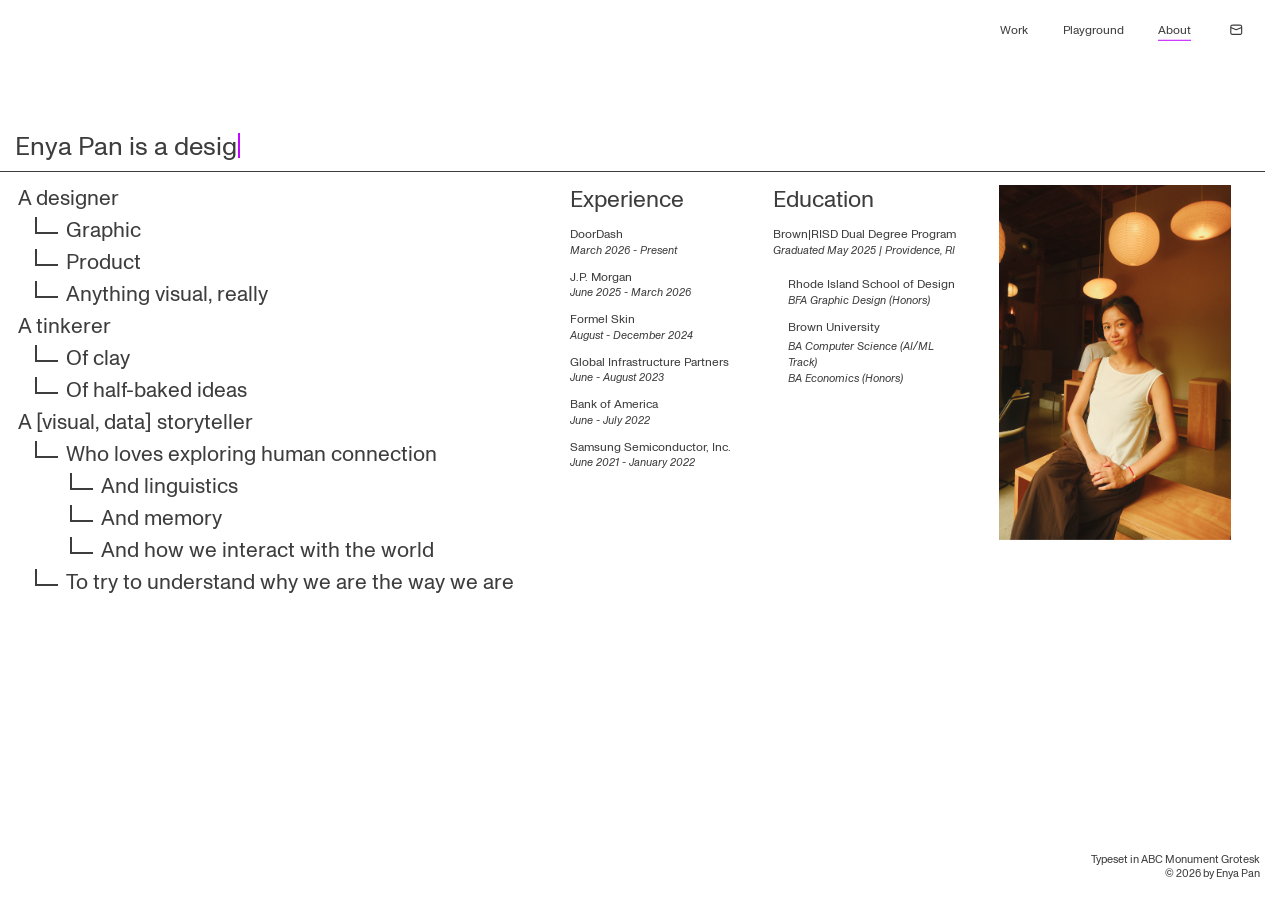
<file: about.html>
<!doctype html>
<html lang="en">
<head>
  <meta charset="utf-8">
  <meta name="viewport" content="width=device-width, initial-scale=1">
  <title>About — Enya Pan</title>
  <!-- TODO: remove before launch — keeps the GitHub Pages preview out of search results -->
  <meta name="robots" content="noindex, nofollow">
  <meta name="description" content="Enya Pan is a designer, a tinkerer and a [visual, data] storyteller.">
  <link rel="preload" href="assets/fonts/ABC%20Monument%20Grotesk%20Edu/ABCMonumentGroteskEdu-Regular.woff2" as="font" type="font/woff2" crossorigin>
  <link rel="icon" href="favicon.svg?v=2" type="image/svg+xml">
  <link rel="icon" href="favicon.png?v=2" type="image/png" sizes="66x66">
  <link rel="stylesheet" href="style.css?v=188">
</head>
<body class="page-about is-loading">
  <div class="scroller">
    <div class="stage">
      <header class="site-header">
        <a class="statement" href="#top" aria-label="Enya Pan — back to top"><span data-seg="leave">Leave a message!</span><span class="name"><span data-seg="enya"><span data-label="based in NYC&#10;alum @ Brown &amp; RISD" data-theme="green">Enya</span></span><span data-seg="pan"> <span data-label="潘, Cali-grown" data-theme="purple">Pan</span></span></span><span class="rest"><span data-seg="is"> is</span><span data-seg="a"> a</span><span data-seg="designer"> <span data-label="customer-obsessed&#10;data-driven&#10;loves easter eggs" data-theme="blue-stacked">designer</span></span><span data-seg="designer-dot">.</span><span data-seg="tinkerer"> tinkerer</span><span data-seg="tinkerer-dot">.</span><span data-seg="storyteller"> [visual, data] storyteller</span><span data-seg="storyteller-dot">.</span><span data-seg="and"> and<br class="desktop-break"></span><span data-seg="research"> research<span class="bunny-slot"><span class="bunny"><video class="bunny__video" src="assets/site/bunny_hop.mp4" autoplay muted loop playsinline disablepictureinpicture disableremoteplayback preload="auto" tabindex="-1" aria-hidden="true"></video><span class="bunny__hit bunny__hit--rabbit" data-label="rabbit" data-theme="gray"></span><span class="bunny__hit bunny__hit--hole" data-label="hole" data-theme="gray"></span></span></span></span><span data-seg="enthusiast"> enthusiast<br class="desktop-break"></span><span data-seg="who"> who</span><span data-seg="loves"> loves to play.</span></span></a>
        <nav class="nav">
          <a class="nav__work" href="./"><span>Work</span></a>
          <a class="nav__archive" href="playground"><span>Playground</span></a>
          <a class="nav__about" href="about" aria-current="page"><span>About</span></a>
          <a class="nav__messages" href="messages" aria-label="Messages" title="Messages"><span><svg class="nav__icon" viewBox="0 0 14 14" fill="none" aria-hidden="true"><path d="M0.875 4.375L7 7L13.125 4.375M3.675 12.25H10.325C11.3051 12.25 11.7951 12.25 12.1695 12.0593C12.4988 11.8915 12.7665 11.6238 12.9343 11.2945C13.125 10.9201 13.125 10.4301 13.125 9.45V4.55C13.125 3.56991 13.125 3.07986 12.9343 2.70552C12.7665 2.37623 12.4988 2.10852 12.1695 1.94074C11.7951 1.75 11.3051 1.75 10.325 1.75H3.675C2.69491 1.75 2.20486 1.75 1.83052 1.94074C1.50123 2.10852 1.23352 2.37623 1.06574 2.70552C0.875 3.07986 0.875 3.56991 0.875 4.55V9.45C0.875 10.4301 0.875 10.9201 1.06574 11.2945C1.23352 11.6238 1.50123 11.8915 1.83052 12.0593C2.20486 12.25 2.69491 12.25 3.675 12.25Z" stroke="currentColor" stroke-width="1.3125" stroke-linejoin="round"/></svg></span></a>
        </nav>
      </header>

      <!-- Figma frame "About" -->
      <main id="about" class="about">
        <ul class="about__list">
          <li>A designer</li>
          <li class="about__sub">Graphic</li>
          <li class="about__sub">Product</li>
          <li class="about__sub">Anything visual, really</li>
          <li>A tinkerer</li>
          <li class="about__sub">Of clay</li>
          <li class="about__sub">Of half-baked ideas</li>
          <li>A [visual, data] storyteller</li>
          <li class="about__sub">Who loves exploring human connection</li>
          <li class="about__sub about__sub--2">And linguistics</li>
          <li class="about__sub about__sub--2">And memory</li>
          <li class="about__sub about__sub--2">And how we interact with the world</li>
          <li class="about__sub">To try to understand why we are the way we are</li>
        </ul>

        <section class="about__col about__col--experience">
          <h2>Experience</h2>
          <dl>
            <div><dt>DoorDash</dt><dd>March 2026 - Present</dd></div>
            <div><dt>J.P. Morgan</dt><dd>June 2025 - March 2026</dd></div>
            <div><dt>Formel Skin</dt><dd>August - December 2024</dd></div>
            <div><dt>Global Infrastructure Partners</dt><dd>June - August 2023</dd></div>
            <div><dt>Bank of America</dt><dd>June - July 2022</dd></div>
            <div><dt>Samsung Semiconductor, Inc.</dt><dd>June 2021 - January 2022</dd></div>
          </dl>
        </section>

        <section class="about__col about__col--education">
          <h2>Education</h2>
          <dl>
            <div><dt>Brown|RISD Dual Degree Program</dt><dd>Graduated May 2025 | Providence, RI</dd></div>
            <div class="about__nested">
              <div><dt>Rhode Island School of Design</dt><dd>BFA Graphic Design (Honors)</dd></div>
              <div><dt>Brown University</dt><dd>BA Computer Science (AI/ML Track)<br>BA Economics (Honors)</dd></div>
            </div>
          </dl>
        </section>

        <img class="about__photo" src="assets/site/IMG_3983.png" width="261" height="400" alt="Enya Pan">
      </main>
      <p class="copyright">Typeset in ABC Monument Grotesk<br>&copy; 2026 by Enya Pan</p>
    </div>
  </div>

  <script src="dx-locked.js?v=187"></script>
  <script src="script.js?v=189"></script>
</body>
</html>
</file>
<file: style.css>
/*
  Layout is measured from the Figma file (1440 × 1024 desktop frame).
  --u is one Figma pixel scaled to the current viewport width, so the
  wireframe keeps the same proportions on any desktop size.

  --p (0 → 1) is the scroll progress of the header collapse, set by script.js.
  --a (0 → 1) is per card: 1 = the expanded (hovered) project.
*/

/* ABC Monument Grotesk (Edu license, Dinamo) — web files only */
@font-face {
  font-family: "ABC Monument Grotesk";
  src: url("assets/fonts/ABC%20Monument%20Grotesk%20Edu/ABCMonumentGroteskEdu-Regular.woff2") format("woff2");
  font-weight: 400; font-style: normal; font-display: swap;
}
@font-face {
  font-family: "ABC Monument Grotesk";
  src: url("assets/fonts/ABC%20Monument%20Grotesk%20Edu/ABCMonumentGroteskEdu-RegularItalic.woff2") format("woff2");
  font-weight: 400; font-style: italic; font-display: swap;
}
@font-face {
  font-family: "ABC Monument Grotesk";
  src: url("assets/fonts/ABC%20Monument%20Grotesk%20Edu/ABCMonumentGroteskEdu-Medium.woff2") format("woff2");
  font-weight: 500; font-style: normal; font-display: swap;
}
@font-face {
  font-family: "ABC Monument Grotesk";
  src: url("assets/fonts/ABC%20Monument%20Grotesk%20Edu/ABCMonumentGroteskEdu-MediumItalic.woff2") format("woff2");
  font-weight: 500; font-style: italic; font-display: swap;
}
@font-face {
  font-family: "ABC Monument Grotesk";
  src: url("assets/fonts/ABC%20Monument%20Grotesk%20Edu/ABCMonumentGroteskEdu-Bold.woff2") format("woff2");
  font-weight: 700; font-style: normal; font-display: swap;
}
@font-face {
  font-family: "ABC Monument Grotesk";
  src: url("assets/fonts/ABC%20Monument%20Grotesk%20Edu/ABCMonumentGroteskEdu-BoldItalic.woff2") format("woff2");
  font-weight: 700; font-style: italic; font-display: swap;
}

/* --even (0 → 1) is on .projects: 1 = no project open, so all five share the width equally */
@property --even {
  syntax: "<number>";
  inherits: true;
  initial-value: 0;
}

@property --a {
  syntax: "<number>";
  inherits: true;
  initial-value: 0;
}

:root {
  --u: calc(100vw / 1440);
  --p: 0;

  --ink: #3d3d3d;      /* all text */
  --paper: #fff;
  --rule: #3d3d3d;     /* header line */
  --media: #d9d9d9;   /* image / video placeholder */
  --text-box: #f2f2f2; /* text placeholder */
  --guide: red;

  --font: "ABC Monument Grotesk", "Helvetica Neue", Helvetica, Arial, sans-serif;

  /* Figma measurements: start (p = 0) → collapsed header (p = 1) */
  --margin: calc(15 * var(--u));                        /* page side margin (was 30 in Figma) */
  --gap: calc((10 - 5 * var(--p)) * var(--u));          /* 10 → 5   */
  --card-min: calc((155 - 95 * var(--p)) * var(--u));   /* 155 → 60 */
  --media-open: 0.656;                                  /* 323/492 and 621/947 */
  --media-closed: calc(0.656 - 0.472 * var(--p));       /* 0.656 → 0.184 */

  --ease: cubic-bezier(0.65, 0, 0.35, 1);

  /* Smallest card text (narrow cards): 8px at the top → 3pt once scrolled, with 4pt line spacing */
  --text-min: calc(8px - 4px * var(--p));        /* 8px → 3pt (4px) */
  --lh-min: calc(var(--text-min) * 1.3333);      /* → 4pt (5.333px) at 3pt */
  --dur: 0.7s;
}

* { box-sizing: border-box; }

/* room for a scrollbar on every page (when one shows), so the header doesn't shift between
   pages that scroll (Work, Playground) and ones that don't (About, Messages) */
html { scrollbar-gutter: stable; }

html, body {
  margin: 0;
  background: var(--paper);
  color: var(--ink);
  font-family: var(--font);
  -webkit-font-smoothing: antialiased;
}

a { color: inherit; text-decoration: none; }

/* ---------- scroll + sticky stage ---------- */

.scroller {
  /* script.js sets --collapse-distance: the scroll it takes to shrink the header */
  height: calc(100vh + var(--collapse-distance, 455px));
}

.stage {
  position: sticky;
  top: 0;
  height: 100vh;
  overflow: hidden;
}

/* ---------- header ---------- */

.site-header {
  position: absolute;
  inset: 0 0 auto 0;
  height: var(--header-h, 523px);
  border-bottom: 1px solid var(--rule);
  background: var(--paper);
  overflow: hidden;
}

.statement {
  position: absolute;
  left: calc(var(--margin) + 2 * var(--u));
  top: var(--statement-top, 283px);
  width: calc(853 * var(--u));
  margin: 0;
  font-size: calc((64 - 34 * var(--p)) * var(--u));     /* 64 → 30 */
  line-height: 1.094;                                   /* 70 / 64 */
  font-weight: 400;
}

.statement .rest {
  opacity: clamp(0, 1 - var(--p) * 2.2, 1);
}

/* The bunny is taller than a line of text, so it sits in a zero-height slot
   that only reserves its width, and is drawn over the text. Line spacing
   stays even across all three lines. */
.bunny-slot {
  display: inline-block;
  position: relative;
  width: 2.815em;          /* width of the drawn bunny */
  height: 0;               /* adds nothing to the line height */
  margin: 0 -0.2em 0 0.078125em; /* at 64px text: 5px after "research"; "enthusiast" pulled in 16px */
}

/* bunny_hop.mp4 (1074 × 486) has white space around the drawing (drawing ≈ x 40–1032, y 62–445).
   Sized so the drawing is 1.085em tall (79% of the original 1.37em),
   vertically centered where the old SVG sat. */
.bunny {
  position: absolute;
  display: block;
  left: -0.113em;          /* 40px of white space on the left */
  bottom: -0.393em;        /* drawing bottom 0.28em below the baseline, plus 41px of white space */
  height: 1.376em;         /* 486 / 383 × 1.085em */
  aspect-ratio: 1074 / 486;
}

.bunny__video {
  display: block;
  width: 100%;
  height: 100%;
  mix-blend-mode: multiply; /* white video background disappears into the page */
  opacity: 0.75;
  pointer-events: none;    /* not clickable, no play / pause */
}

.bunny__video::-webkit-media-controls,
.bunny__video::-webkit-media-controls-start-playback-button { display: none !important; }

/* Invisible hover areas, in % of the video frame (1074 × 486), measured from the animation */
.bunny__hit { position: absolute; }
.bunny__hit--rabbit { left: 3.63%; top: 8.64%; width: 67.13%; height: 83.33%; }   /* x 39–760, y 42–447 */
.bunny__hit--hole   { left: 70.95%; top: 61.73%; width: 25.14%; height: 29.63%; } /* x 762–1032, y 300–444 */

/* Hover label (rabbit, hole, "Enya", "Pan"), positioned at the cursor by script.js */
.hover-label {
  position: fixed;
  z-index: 10;
  top: 0;
  left: 0;
  padding: 1px 5px;
  font-family: var(--font);
  font-size: 7pt;            /* 2pt smaller than the original 9pt */
  line-height: 1.3;
  border: 1px solid;
  white-space: pre;        /* keeps line breaks in data-label */
  pointer-events: none;
  visibility: hidden;
}

.hover-label--gray  { color: #767885; background: #e9eaf0; border-color: #767885; } /* rabbit, hole */
.hover-label--green  { color: #5e9900; background: #d8f184; border-color: #5e9900; line-height: 7pt; padding-block: 2px; } /* "Enya" (+1px top/bottom) */
.hover-label--blue-stacked { color: #0062ff; background: #d8e7ff; border-color: #0062ff; line-height: 7pt; padding-block: 2px; } /* "designer" */
.hover-label--purple { color: #c107ff; background: #faebff; border-color: #c107ff; line-height: 7pt; padding-block: 2px; } /* "Pan" (+1px top/bottom) */

.hover-label.is-visible { visibility: visible; }

/* ---------- cursor ----------
   The usual cursor, except over a project's cover (and the Archive film), where big purple text
   takes its place (.text-cursor, placed by script.js; Figma frame "cursor-hover"). */
@media (hover: hover) and (pointer: fine) {
  body.has-text-cursor, body.has-text-cursor * { cursor: none !important; }
}

.text-cursor {
  position: fixed;
  z-index: 11;
  top: 0;
  left: 0;
  font-family: var(--font);
  font-size: 40px;
  line-height: 30px;
  color: #c107ff;
  white-space: pre;
  pointer-events: none;
  visibility: hidden;
}
body.has-text-cursor .text-cursor { visibility: visible; }
/* each colour has a lighter one for when what's under the cursor is dark (.is-on-dark, set in script.js) */
.text-cursor.is-on-dark { color: #f0c2ff; }
.text-cursor[data-kind="play"],
.text-cursor[data-kind="pause"] { color: #94d132; }
.text-cursor.is-on-dark[data-kind="play"],
.text-cursor.is-on-dark[data-kind="pause"] { color: #e1f1ab; }
.text-cursor[data-kind="click"] { color: #0062ff; }
.text-cursor.is-on-dark[data-kind="click"] { color: #bbd5ff; }

/* Figma: 14px links centred at x 1211.5 / 1288 / 1367; the current page is 20px. The boxes touch
   (1173.5 → 1407.5), each centred on its link. All three sit on one baseline; the row is centred
   on the middle of "Enya Pan" in the scrolled-down Work header (y 33.5), and sits there on every page. */
.nav {
  position: absolute;
  top: calc(33.5 * var(--u));
  right: calc(25 * var(--u));     /* the mail icon's right edge, x 1415 (Figma) */
  transform: translateY(-50%);
  display: flex;
  align-items: baseline;
  font-size: max(12px, calc(14 * var(--u)));
}

.nav a { text-align: center; line-height: normal; }
.nav__work    { width: calc(76 * var(--u)); }
.nav__archive  { width: calc(102 * var(--u)); } /* "Playground" */
.nav__about    { width: calc(81 * var(--u)); }
/* the "mail" icon (Figma, 14 × 14) at the end of the row, x 1401–1415, set apart from the words:
   about 44 between "About" and the icon (Figma has 21) */
.nav__messages { margin-left: calc(22.5 * var(--u)); color: inherit; }
.nav__icon {
  display: block;
  width: max(12px, calc(14 * var(--u)));
  height: max(12px, calc(14 * var(--u)));
  transform: translateY(calc(2 * var(--u)));   /* sits on the baseline like the words, centred on them */
  transition: opacity 0.15s;
}
.nav__messages:hover .nav__icon { opacity: 0.6; }

/* The current page keeps its size and place, underlined in purple (#c107ff) */
.nav a span { display: inline-block; position: relative; }
.nav a[aria-current="page"] span::after {
  content: "";
  position: absolute;
  left: 0;
  right: 0;
  bottom: -3px;
  height: 1.5px;
  background: #c107ff;
}
/* the envelope's box ends 4px above the words' (it sits on their baseline): its line drops to theirs */
.nav a.nav__messages[aria-current="page"] span::after { bottom: calc(-3px - 4 * var(--u)); }

/* ---------- projects (accordion) ---------- */

.projects {
  position: absolute;
  top: var(--header-h, 523px);
  bottom: calc(10 * var(--u));
  left: var(--margin);
  right: var(--margin);
  display: flex;
  gap: var(--gap);
  --even: 0;
  transition: --even var(--dur) var(--ease);
}

.projects.is-even { --even: 1; }

.card {
  --a: 0;
  flex: calc(var(--a) + var(--even)) 0 var(--card-min);
  min-width: 0;
  display: flex;
  flex-direction: column;
  container-type: inline-size;
  transition: --a var(--dur) var(--ease);
  outline-offset: 4px;

  /* Height of the main image (thumbnail):
     - narrow card: a share of the card's height (--media-closed), +30px at the top of the page
       so it matches the open card's thumbnail
     - open card at the top of the page: 65.6% of the card's height (Figma top frame) + 30px
     - open card once scrolled: locked to the Figma shape 1150 × 621 (54cqi = 54% of the card's width),
       so the thumbnail is never cropped, whatever the window's proportions
       (a project can set its own shape with --open-media, e.g. Machine Orthography's side-by-side pair) */
  --media-h: calc(
    (1 - var(--a)) * (var(--media-closed) * 100% + (1 - var(--p)) * 30px)
    + var(--a) * ((1 - var(--p)) * (var(--media-open) * 100% + 30px) + var(--p) * var(--open-media, 54cqi))
  );

  /* each card scrolls on its own, but only once the header has collapsed */
  overflow-y: hidden;
  scrollbar-width: none;
}

.card::-webkit-scrollbar { display: none; }

body.is-collapsed .card { overflow-y: auto; }

.card.is-open { --a: 1; }

.card__media {
  flex: none;
  height: var(--media-h);
  background: var(--media);
  overflow: hidden;
  position: relative;
}

.card__media img,
.card__media video {
  width: 100%;
  height: 100%;
  object-fit: cover;
  display: block;
}

/* Two images side by side as the thumbnail (Archive: Machine Orthography) */
.media-pair {
  display: grid;
  grid-template-columns: 1fr 1fr;
  gap: 0.435cqi;              /* 5px at 1150 */
  height: 100%;
}

/* Samsung thumbnail (Figma "samsung" frame): the video sits on the frame's pale background,
   877 × 659 at x 137, y -50 of the 1150 × 621 cover. That cover fills the box like object-fit: cover,
   so k = the larger of width / 1150 and height / 621. */
.card__media:has(.media--samsung) { background: #f3f4fa; }
.card__media .media--samsung {
  position: absolute;
  left: 50%;
  top: 50%;
  width: auto;
  height: max(57.304cqi, 106.12%);   /* 659k */
  aspect-ratio: 1460 / 1096;
  transform: translate(-50%, -54.7%);  /* top = cover centre − (310.5 + 50)k */
  object-fit: fill;
}

.card__media .placeholder-label {
  position: absolute;
  left: 10px;
  bottom: 8px;
  font-size: clamp(var(--text-min), 7.1cqi, 11px);
  color: #8a8a8a;
  white-space: nowrap;
}

.card__info {
  /* fills the rest of the visible card; extra content scrolls in below */
  flex: none;
  height: max(0px, calc(100% - var(--media-h) - 15 * var(--u)));
  margin-top: calc(15 * var(--u));
  display: grid;
  grid-template-columns: 1fr;
  gap: calc(12 * var(--u));
  overflow: hidden;
  transition: opacity 0.3s;
}

/* Text placeholders: light gray boxes, as in the Figma draft */
.text-box {
  background: var(--text-box);
  padding: clamp(3px, 6.5cqi, 10px);
  min-width: 0;
  overflow: hidden;
  hyphens: none;           /* words wrap whole, never split or hyphenated */
  font-size: clamp(var(--text-min), 8.4cqi, 13px);
  line-height: clamp(var(--lh-min), 11.32cqi, 17.55px);  /* 1.35 × 13 */
}

.text-box h2 {
  margin: 0 0 6px;
  font-size: clamp(var(--text-min), 11cqi, 17px);
  font-weight: 400;
  line-height: clamp(var(--lh-min), 12.06cqi, 18.7px);   /* 1.1 × 17 */
}

.text-box p { margin: 0; }
.text-box .label { color: #8a8a8a; font-size: clamp(var(--text-min), 7.1cqi, 11px); line-height: clamp(var(--lh-min), 9.58cqi, 14.85px); margin-bottom: 4px; }

/* Only the summary box shows while a card is narrow */
.text-box--meta { display: none; }

/* Expanded card at the starting header: summary sits in the left ~72% (491 / 680) */
@container (min-width: 420px) {
  .card__info { grid-template-columns: 491fr 189fr; }
}

/* Expanded card once the header has collapsed: three boxes (640 / 225 / 225) */
@container (min-width: 900px) {
  .card__info { grid-template-columns: 640fr 225fr 225fr; }
  .text-box--meta { display: block; }
}

/* ---------- scrollable project content (lorem placeholders for now) ---------- */

.card__more {
  flex: none;
  display: grid;
  gap: calc(12 * var(--u));
  margin-top: calc(12 * var(--u));
  padding-bottom: calc(12 * var(--u));
  transition: opacity 0.3s;
}

.card__more .text-box p + p { margin-top: 0.8em; }

.more__media {
  background: var(--media);
  aspect-ratio: 16 / 9;
  position: relative;
}

.more__media--tall { aspect-ratio: 4 / 5; }

.more__media .placeholder-label {
  position: absolute;
  left: 10px;
  bottom: 8px;
  font-size: clamp(var(--text-min), 7.1cqi, 11px);
  color: #8a8a8a;
  white-space: nowrap;
}

.more__row {
  display: grid;
  grid-template-columns: 1fr;
  gap: calc(12 * var(--u));
}

@container (min-width: 420px) {
  .more__row { grid-template-columns: 1fr 1fr; }
}

/* ---------- project with real content (in-case-of-loss) ----------
   Measured from the Figma frame "in-case-of-loss" (1150px wide = the open card on the scrolled page).
   Sizes scale with the card's width (cqi = 1% of it), never below 8px. */

.card--case .card__info.case {
  display: flex;
  flex-direction: column;
  height: auto;                         /* text flows on; the card scrolls */
  overflow: visible;
  margin-top: clamp(4px, 2.17cqi, 25px);
  gap: clamp(3px, 2.087cqi, 24px);
}

.case__overview,
.case__text {
  display: grid;
  grid-template-columns: 1fr;
  gap: clamp(3px, 2.087cqi, 24px);
  padding-inline: 1.739cqi;             /* 20px left / right at 1150 (images stay full width) */
}

@container (min-width: 700px) {
  /* inside the 20px padding: title 702 | Timeline 130 (starts at 722) | Scope 278 (starts at 852) */
  .case__overview { grid-template-columns: 702fr 130fr 278fr; gap: 0; align-items: end; }
  /* statement 648 (+54 space) | RISD DP 403 starting at 722, lined up with Timeline (+5 space) */
  .case__text     { grid-template-columns: 702fr 408fr; gap: 0; }
  .case__statement { padding-right: 4.696cqi; }
  .case__context   { padding-right: 0.435cqi; }
}

/* Archive: the text under the title, in columns (widths, gaps and the space down to the images
   in Figma px, --s = 1px at 1150) */
.case__notes {
  --s: 0.08696cqi;
  display: grid;
  gap: calc(4 * var(--s));
  padding-inline: 1.739cqi;
  margin-bottom: calc((var(--after) - 24) * var(--s));   /* the images already sit 24 below */
}
.case__notes-cols { display: flex; align-items: flex-start; gap: calc(var(--gap) * var(--s)); }
.case__note {
  flex: none;
  width: calc(var(--w) * var(--s));
  display: grid;
  gap: calc(4 * var(--s));
}
.case__note[style*="--before"] { margin-left: calc((var(--before) - var(--gap)) * var(--s)); }
.case__link { text-decoration: underline; text-underline-offset: 0.15em; cursor: pointer; }

body:not(.is-collapsed) .card--case .case__notes,
.card:not(.is-open) .case__notes { display: none; }

/* Archive: the timeline sits at the right, from x 988 */
@container (min-width: 700px) {
  .page-archive .card .case__overview { grid-template-columns: 968fr 142fr; align-items: start; }
}

/* Archive covers placed like their Figma crop, in the open card */
.card.is-open .card__media img.media--crop {
  position: absolute;
  left: var(--l);
  top: var(--t);
  width: var(--w);
  height: var(--h);
  transform-origin: 0 0;
  transform: rotate(var(--r));
  object-fit: fill;
}

/* "RISD GRAPHIC DESIGN DEGREE PROJECT" sits just above the title (Figma: -4px gap) */
.case__heading .case__label { margin: 0 0 calc(-1 * clamp(1px, 0.348cqi, 4px)); }

.case__title {
  margin: 0;
  /* top of page: 16pt / 24px open, 14pt / 20px narrow → scrolled: Figma 26px, shrinking with the card */
  font-size: calc((1 - var(--p)) * (18.667px + var(--a) * 2.667px) + var(--p) * clamp(var(--text-min), 2.261cqi, 26px));
  line-height: calc((1 - var(--p)) * (20px + var(--a) * 4px) + var(--p) * clamp(var(--lh-min), 2.783cqi, 32px));
  font-weight: 400;
}

.case__label {
  margin: 0 0 clamp(1px, 0.35cqi, 4px);
  /* top of page: 12px open (same as the full project view) / 6px narrow → scrolled: Figma 12px, shrinking with the card */
  font-size: calc((1 - var(--p)) * 6px * (1 + var(--a)) + var(--p) * clamp(var(--text-min), 1.043cqi, 12px));
  line-height: calc((1 - var(--p)) * 10px * (1 + var(--a)) + var(--p) * clamp(var(--lh-min), 1.739cqi, 20px));
  text-transform: uppercase;
}

.case__value {
  margin: 0;
  /* top of page: 12pt / 22.333px open, 7pt narrow → scrolled: Figma 16px, shrinking with the card */
  font-size: calc((1 - var(--p)) * (9.333px + var(--a) * 6.667px) + var(--p) * clamp(var(--text-min), 1.391cqi, 16px));
  line-height: calc((1 - var(--p)) * (11.667px + var(--a) * 10.667px) + var(--p) * clamp(var(--lh-min), 1.739cqi, 20px));
}

/* Top of the page: only the name, timeline and scope. The statement, DP text and images
   appear once the header has collapsed into the full project view. */
body:not(.is-collapsed) .card--case .case__text,
body:not(.is-collapsed) .card--case .case__assets,
body:not(.is-collapsed) .card--case .dx,
body:not(.is-collapsed) .card--case .sx { display: none; }

/* Top of the page: name, timeline and scope line up along their top edge */
body:not(.is-collapsed) .card--case .case__overview { align-items: start; }

/* "What is loss if not an absence?" — home page (top) view only.
   Open: same as the artist statement body (14px / 20px). Narrow: 8pt (10.667px). */
.case__tagline {
  margin: 0;
  font-size: calc(10.667px + var(--a) * 3.333px);
  line-height: calc(15.238px + var(--a) * 4.762px);
}

body.is-collapsed .case__tagline { display: none; }
.card:not(.is-open) .case__tagline { display: none; } /* only on the hovered project */

/* open card: tagline sits under the title, in the title's column */
@container (min-width: 700px) {
  .case__heading { grid-column: 1; grid-row: 1; }
  .case__tagline { grid-column: 1; grid-row: 2; margin-top: 8px; }
  body:not(.is-collapsed) .card--case .case__meta { grid-row: 1 / span 2; } /* so the title's row is only as tall as the title */
}

/* Narrow card at the top of the page:
   title, the tagline 5px below it, then timeline and scope 10px below that */
@container (max-width: 699px) {
  body:not(.is-collapsed) .card--case .case__overview {
    display: flex;
    flex-direction: column;
    gap: 0;
  }
  body:not(.is-collapsed) .card--case .case__heading { order: 1; }
  body:not(.is-collapsed) .card--case .case__tagline { order: 2; margin-top: 5px; }
  body:not(.is-collapsed) .card--case .case__meta { order: 3; }
  body:not(.is-collapsed) .card--case .case__heading + .case__meta { margin-top: 10px; }
  body:not(.is-collapsed) .card--case .case__meta + .case__meta { margin-top: 8px; }
}

.case__body {
  margin: 0;
  font-size: clamp(var(--text-min), 1.217cqi, 14px);
  line-height: clamp(var(--lh-min), 1.739cqi, 20px);
  hyphens: none;           /* words wrap whole, never split or hyphenated */
}

.case__body + .case__body { margin-top: clamp(var(--lh-min), 1.739cqi, 20px); } /* one blank line between paragraphs */

/* Text + image collage layout (mkwrl): 20 | text 545 | 40 | collage 531 | 14 empty.
   Collage: two stacked images (241 wide, 10 apart) and a tall image (267), 16 apart, bottom-aligned,
   sitting 83px lower than the text's top edge. */
@container (min-width: 700px) {
  .case--collage .case__text { grid-template-columns: 545fr 531fr; gap: 3.478cqi; padding-right: 1.217cqi; } /* 20 | 545 | 40 | 531 | 14 */
  .case--collage .case__statement { padding-right: 0; }
  .case--collage .case__collage { padding-top: 7.217cqi; }
}

.case__collage {
  display: flex;
  align-items: flex-end;
  gap: 3.013%;                          /* 16 / 531 */
}

.case__collage-stack {
  display: flex;
  flex-direction: column;
  gap: 0.87cqi;                         /* 10px at 1150 */
  width: 45.39%;                        /* 241 / 531 */
}

.case__collage-stack .case__collage-img { aspect-ratio: 241 / 141; }

.case__collage > .case__collage-img {
  width: 50.28%;                        /* 267 / 531 */
  aspect-ratio: 267 / 338;
}

.case__collage-img {
  display: block;
  width: 100%;
  height: auto;
  object-fit: cover;
  background: var(--media);
  pointer-events: none;
}

/* extra space after the artist statement, before the assets (50px at 1150 wide) */
.case__text { margin-bottom: clamp(4px, 4.348cqi, 50px); }

/* "assets go here": 01 → 20, stacked with no gap */
.case__assets {
  display: flex;
  flex-direction: column;
  margin-top: clamp(3px, 2.087cqi, 24px);
  padding-bottom: calc(12 * var(--u));
}

.case__asset {
  display: block;
  width: 100%;
  height: auto;                         /* width / height attributes keep the aspect ratio */
  background: var(--media);             /* gray until the file loads */
  pointer-events: none;
}

/* Buttons in a project (Archive): same look as the header's "Scroll to view" */
.case__cue {
  display: flex;
  align-items: center;
  gap: 6px;
  padding: 0 5px;
  border: 1px solid #3d3d3d;
  border-radius: 4px;
  background: none;
  color: #3d3d3d;
  font: inherit;
  font-size: 12px;
  line-height: 20px;
  text-transform: uppercase;
  cursor: pointer;
}

.case__cue svg { flex: none; }

/* "Scroll to view": next to the title, 16px after it */
.case__title-row { display: flex; align-items: center; gap: calc(16 * 0.08696cqi); }
.card:not(.is-open) .case__scroll,
body:not(.is-collapsed) .case__scroll { display: none; }   /* the film shows only once scrolled down */

/* A video the viewer plays: Mute above its right corner, and the cursor reads "Play" over it */
.case__player { position: relative; }

.case__player-bar {
  display: flex;
  justify-content: flex-end;
  gap: 8px;
  padding: 0 1.739cqi 8px 0;  /* above the film, 20px in from its right edge (Figma) */
}

/* a played video of a set height (Figma px), centered; Mute stays 20px in from the film's right edge */
.case__player--fit .case__player-video {
  display: block;
  height: calc(var(--fit-h) * 0.08696cqi);
  width: auto;
  max-width: 100%;
  margin: 0 auto;
  object-fit: contain;
  background: none;
}
.case__player--fit .case__player-bar {
  padding-right: calc((100cqi - var(--fit-h) * var(--ar) * 0.08696cqi) / 2 + 1.739cqi);
}

/* a caption row under a played video (Figma: 10px / 20px padding) */
.case__player .case__caption { margin: 0; padding: 0.87cqi 1.739cqi; }

/* A video still loading: its tiny poster frame, blurred (see "blurred preview" in script.js).
   clip-path keeps the blur inside the video's box. */
video, img { transition: filter 0.4s; }
video.is-preview,
img.is-preview {
  filter: blur(16px);
  clip-path: inset(0);
}
img.is-preview { background: center / cover no-repeat; } /* the tiny copy (set in script.js) */

/* ---------- project with its own layout (dx-app) ----------
   Measured from the Figma frame "dx-app" (1150 wide). --s is 1px at 1150 and scales with the card;
   text never goes below --text-min / --lh-min and never above its Figma size. */

.case--body { --s: 0.08696cqi; }
.card--case .case--body {
  gap: calc(28 * var(--s));             /* bottom of the 2-line Scope → Context (40 below the title) */
}

@container (min-width: 700px) {
  /* inside the 20px padding: title 625 | Timeline 141 (starts at 645) | Scope 344 (starts at 786) */
  .case--body .case__overview { grid-template-columns: 625fr 141fr 344fr; }
  body.is-collapsed .case--body .case__overview { align-items: start; }
}

/* Project 1's password box, until it's unlocked */
.dx-lock {
  display: flex;
  flex-direction: column;
  gap: calc(8 * var(--s));
}
.dx-lock__row { display: flex; align-items: center; gap: calc(8 * var(--s)); margin-top: calc(8 * var(--s)); }
.dx-lock__input {
  font: inherit;
  color: #3d3d3d;
  border: 1px solid #3d3d3d;
  border-radius: 4px;
  padding: calc(6 * var(--s)) calc(10 * var(--s));
}
.dx-lock__field { position: relative; display: flex; }
.dx-lock__input { width: calc(260 * var(--s)); min-width: 0; background: none; padding-right: calc(10 * var(--s) + 24px); }
/* eye icon inside the field: open = password hidden (click to show), closed = shown */
.dx-lock__eye {
  position: absolute;
  top: 0;
  right: 0;
  bottom: 0;
  width: calc(10 * var(--s) + 22px);
  display: grid;
  place-items: center;
  padding: 0;
  border: 0;
  background: none;
  color: #3d3d3d;
  cursor: pointer;
}
.dx-lock__eye svg { width: 16px; height: 16px; fill: none; stroke: currentColor; stroke-linecap: round; stroke-linejoin: round; }
.dx-lock__eye[aria-pressed="false"] .dx-lock__eye-closed,
.dx-lock__eye[aria-pressed="true"] .dx-lock__eye-open { display: none; }
.dx-lock__input:focus { outline: 2px solid #0062ff; outline-offset: 1px; }
/* same look as the "Scroll to view" button in the header */
.dx-lock__button {
  flex: none;
  padding: 0 5px;
  border: 1px solid #3d3d3d;
  border-radius: 4px;
  background: none;
  color: #3d3d3d;
  font: inherit;
  font-size: 12px;
  line-height: 20px;
  text-transform: uppercase;
  cursor: pointer;
}
.dx-lock__button:disabled { opacity: 0.5; cursor: progress; }
.dx-lock__error { color: #e5291e; }

.dx {
  --t12: clamp(var(--text-min), calc(12 * var(--s)), 12px);
  --t14: clamp(var(--text-min), calc(14 * var(--s)), 14px);
  --t16: clamp(var(--text-min), calc(16 * var(--s)), 16px);
  --t18: clamp(var(--text-min), calc(18 * var(--s)), 18px);
  --t20: clamp(var(--text-min), calc(20 * var(--s)), 20px);
  --t24: clamp(var(--text-min), calc(24 * var(--s)), 24px);
  --l18: clamp(var(--lh-min), calc(18 * var(--s)), 18px);
  --l20: clamp(var(--lh-min), calc(20 * var(--s)), 20px);
  --t46: clamp(var(--text-min), calc(46 * var(--s)), 46px);
  --l22: clamp(var(--lh-min), calc(22 * var(--s)), 22px);
  --l24: clamp(var(--lh-min), calc(24 * var(--s)), 24px);
  --l30: clamp(var(--lh-min), calc(30 * var(--s)), 30px);
  --l46: clamp(var(--lh-min), calc(46 * var(--s)), 46px);
  --red: #e91401;    --red-bg: rgba(231, 21, 1, 0.09);
  --teal: #47a294;   --teal-bg: #e5f6f7;
  --purple: #a84fc5; --purple-bg: #faebff;
  --gray-bg: #e9eaf0;
  --cyan-bg: #ebfbfc;

  display: flex;
  flex-direction: column;
  gap: calc(40 * var(--s));
  padding: 0 calc(20 * var(--s)) calc(66 * var(--s));   /* 66px of space after Takeaways */
  font-size: var(--t14);
  line-height: var(--l20);
  hyphens: none;
  overflow-x: clip;                     /* in a narrow card, words too long for their box are cut, never split */
}

.dx * { min-width: 0; }

:where(.dx) :where(p, h3, ul) { margin: 0; } /* no specificity, so the spacing rules below win */
.dx strong { font-weight: 500; }
.dx .case__label { margin: 0; }

/* the thin rule above each section (1005 wide); the 40px gaps either side come from .dx */
.dx-rule { width: 90.54%; margin: 0; border: 0; border-top: 1px solid #d9d9d9; }

/* label, then text, 4px apart */
.dx-stack { display: flex; flex-direction: column; }
.dx-stack > :where(* + *) { margin-top: calc(4 * var(--s)); }
.dx-wide { max-width: 90.72%; }        /* 1007 / 1110 */

.dx-lead { font-size: var(--t18); line-height: var(--l22); }
.dx-heading { font-size: var(--t24); line-height: var(--l30); font-weight: 400; }
.dx-heading--num { padding-left: calc(8 * var(--s)); }   /* "1. Demand Heat Maps": a numbered list in Figma */
.dx-overview { max-width: 58.65%; }   /* 651 / 1110 */
.dx-text p + p, .dx-caption p + p, .dx-after-blank { margin-top: 1lh; } /* one blank line */

/* The Problem (1005 wide) */
.dx-problem { max-width: 90.54%; }

/* numbered boxes: a big number, then the text */
.dx-num-box {
  display: flex;
  gap: calc(24 * var(--s));
  padding: calc(10 * var(--s)) calc(16 * var(--s));
}
.dx-num { flex: none; font-size: var(--t46); line-height: var(--l46); }
.dx-num-box .dx-lead + p { margin-top: calc(6 * var(--s)); }

/* the two ways Dashers lose an offer, 24 apart, 50 in from each side */
.dx-pair { display: grid; grid-template-columns: repeat(2, minmax(0, 1fr)); gap: calc(24 * var(--s)); padding: calc(10 * var(--s)) calc(50 * var(--s)); }
.dx-pair .dx-num-box p { font-size: var(--t18); line-height: var(--l24); }
.dx-trio { display: grid; grid-template-columns: repeat(3, minmax(0, 1fr)); gap: calc(16 * var(--s)); }
.dx-stack > .dx-trio { margin-top: calc(14 * var(--s)); }
/* an arrow under the middle of each box */
.dx-arrows { display: grid; grid-template-columns: repeat(3, minmax(0, 1fr)); column-gap: calc(16 * var(--s)); justify-items: center; padding-block: calc(4 * var(--s)); }
.dx-arrows svg { display: block; width: calc(16 * var(--s)); height: calc(16 * var(--s)); }

.dx-tint {
  display: flex;
  flex-direction: column;
  gap: calc(4 * var(--s));
  padding: calc(10 * var(--s)) calc(16 * var(--s));
  border-radius: calc(4 * var(--s));
}
.dx-tint--red    { background: var(--red-bg);    --tint: var(--red); }
.dx-tint--teal   { background: var(--teal-bg);   --tint: var(--teal); }
.dx-tint--purple { background: var(--purple-bg); --tint: var(--purple); }
.dx-tint__title  { font-weight: 500; font-size: var(--t12); line-height: var(--l20); text-transform: uppercase; color: var(--tint); }

.dx-outline {
  padding: calc(10 * var(--s)) calc(16 * var(--s));
  border: 1px solid var(--ink);
  border-radius: calc(4 * var(--s));
}

/* The Opportunity: a grey box (24 / 16 padding), then 24 below, Our Goal | Guardrail (503 each, 99 tall) */
.dx-opportunity { display: flex; flex-direction: column; gap: calc(24 * var(--s)); max-width: 90.54%; }
.dx-callout {
  display: flex;
  flex-direction: column;
  gap: calc(10 * var(--s));
  padding: calc(24 * var(--s)) calc(16 * var(--s));
  background: var(--gray-bg);
  border-radius: calc(4 * var(--s));
}
.dx-goals { display: grid; grid-template-columns: repeat(2, minmax(0, 1fr)); align-items: start; min-height: calc(99 * var(--s)); }
.dx-goals > :first-child { padding-right: calc(40 * var(--s)); }

.dx-principles { display: grid; grid-template-columns: repeat(3, minmax(0, 1fr)); gap: calc(10 * var(--s)); }
.dx-stack > .dx-principles { margin-top: calc(24 * var(--s)); }

/* six phones on a pale cyan band */
.dx-strip {
  display: flex;
  justify-content: center;
  gap: calc(20 * var(--s));
  padding: calc(36 * var(--s)) calc(50 * var(--s));
  background: #edfcfd;
}
.dx-stack > .dx-strip { margin-top: calc(24 * var(--s)); }
.dx-strip .dx-phone { width: calc(149 * var(--s)); }

.dx-phone {
  display: block;
  flex: none;
  width: calc(170 * var(--s));
  height: auto;
  aspect-ratio: 1 / 2;
  object-fit: cover;
  pointer-events: none;
}

/* Solution components: text (412) | 122 | phone panel (576) */
.dx-components { display: flex; flex-direction: column; gap: calc(10 * var(--s)); }
.dx-row {
  display: grid;
  grid-template-columns: minmax(0, 412fr) minmax(0, 576fr);
  column-gap: calc(122 * var(--s));
  align-items: start;
}

.dx-panel {
  display: flex;
  gap: calc(30 * var(--s));
  padding: calc(30 * var(--s)) calc(54 * var(--s)) calc(30 * var(--s)) calc(36 * var(--s));
  background: var(--cyan-bg);
  border-radius: calc(4 * var(--s));
}
.dx-panel--roomy,
.dx-panel--half  { gap: calc(40 * var(--s)); }

/* captions sit at the bottom of the panel, beside the phone */
.dx-caption {
  flex: 1;
  min-width: 0;
  display: flex;
  flex-direction: column;
  justify-content: flex-end;
  font-size: var(--t12);
  line-height: var(--l18);
}
.dx-caption--spread { justify-content: space-between; }
.dx-caption--gap p + p { margin-top: calc(40 * var(--s)); }

/* Offer at a glance: text (378) | 46 | table (686) */
.dx-offer {
  display: grid;
  grid-template-columns: minmax(0, 378fr) minmax(0, 686fr);
  column-gap: calc(46 * var(--s));
  align-items: center;
}
.dx-components > .dx-halves { margin-top: calc(14 * var(--s)); } /* 24 below the table row */
.dx-table {
  display: grid;
  grid-template-columns: minmax(0, 172fr) minmax(0, 249fr) minmax(0, 249fr);
  gap: calc(4 * var(--s)) calc(8 * var(--s));
  font-size: var(--t12);
  line-height: var(--l20);
}
.dx-th { font-style: italic; padding-left: calc(5 * var(--s)); }
.dx-cell {
  display: flex;
  align-items: center;
  justify-content: center;
  text-align: center;
  min-height: calc(30 * var(--s));
  padding: 0 calc(5 * var(--s));
  border: 1px solid var(--gray-bg);
  border-radius: calc(4 * var(--s));
}
.dx-cell--feature { background: var(--gray-bg); font-weight: 500; font-size: var(--t14); }

.dx-halves { display: grid; grid-template-columns: repeat(2, minmax(0, 1fr)); gap: calc(20 * var(--s)); }

.dx-list { padding-left: calc(21 * var(--s)); }

/* two lessons, 16 apart: a heading, then 16 below, the text */
.dx-takeaways { display: grid; grid-template-columns: repeat(2, minmax(0, 1fr)); gap: calc(16 * var(--s)); padding-right: calc(14 * var(--s)); }
.dx-lesson { display: flex; flex-direction: column; gap: calc(16 * var(--s)); }

/* ---------- Dew (Figma frame "dew"): the dx-app layout plus desktop screens ---------- */
.dw-intro { max-width: 90.54%; }
.dw-section > .dx-heading + .dw-intro { margin-top: calc(4 * var(--s)); }
/* a desktop recording or screenshot inside a phone-style panel: full width, caption below */
.dx-panel.dw-panel { flex-direction: column; gap: calc(16 * var(--s)); padding: calc(30 * var(--s)); }
.dx-phone.dw-video { width: 100%; aspect-ratio: 1440 / 900; object-fit: cover; border-radius: calc(6 * var(--s)); box-shadow: 0 calc(10 * var(--s)) calc(28 * var(--s)) rgba(20, 28, 17, 0.14); background: #fff; }
.dw-img, .dw-thumb { display: block; width: 100%; height: auto; }
.dw-thumb { aspect-ratio: 1440 / 900; object-fit: cover; object-position: top left; border-radius: calc(6 * var(--s)); box-shadow: 0 calc(6 * var(--s)) calc(20 * var(--s)) rgba(20, 28, 17, 0.12); }

/* the strip of five screens on a light blue band */
.dx-strip.dw-strip { display: grid; grid-template-columns: repeat(5, minmax(0, 1fr)); gap: calc(16 * var(--s)); padding: calc(36 * var(--s)) calc(30 * var(--s)) calc(30 * var(--s)); background: #ebf6fb; border-radius: calc(4 * var(--s)); }
.dw-strip figure, .dw-thumbs figure { margin: 0; display: flex; flex-direction: column; gap: calc(10 * var(--s)); }
.dw-strip figcaption, .dw-thumbs figcaption { font-size: var(--t12); line-height: var(--l18); }
.dw-thumbs figcaption strong { display: block; font-weight: 500; }

.dw-principles { grid-template-columns: repeat(4, minmax(0, 1fr)); }
.dw-principles .dx-num-box { gap: calc(18 * var(--s)); padding-inline: calc(12 * var(--s)); }

/* information architecture: drawn in the site font, scrolls sideways when it can't fit */
.dw-ia { contain: inline-size; margin-top: calc(24 * var(--s)); border: 1px solid #e2e4dc; border-radius: calc(8 * var(--s)); overflow-x: auto; background: #fff; }
.dw-ia__svg { display: block; width: 100%; min-width: 760px; height: auto; }
.dw-ia__svg--map { min-width: 1500px; }
.dw-ia--map { background: #F7F6F2; }
.dw-ia__svg text { font-family: "ABC Monument Grotesk", system-ui, sans-serif; }
.dw-ia__svg .n { font-size: 12.5px; fill: #141c11; }
.dw-ia__key { display: flex; flex-wrap: wrap; gap: calc(8 * var(--s)) calc(22 * var(--s)); margin-top: calc(14 * var(--s)); font-size: var(--t12); }
.dw-ia__key span { display: inline-flex; align-items: center; gap: calc(8 * var(--s)); }
.dw-ia__key i { width: 22px; height: 14px; border-radius: 4px; border: 1.2px dashed; }
.dw-key--green { border-color: #2f6b1f; background: rgba(203, 233, 66, 0.14); }
.dw-key--blue  { border-color: #4f7ea6; background: #ebf6fb; }
.dw-key--red   { border-color: #c2412d; background: rgba(194, 65, 45, 0.06); }
.dw-key-text b { font-weight: 500; color: #c2412d; margin-right: calc(8 * var(--s)); letter-spacing: 0.06em; }
.dw-data-cards { margin-top: calc(32 * var(--s)) !important; }

.dw-ds { display: flex; flex-direction: column; gap: calc(16 * var(--s)); margin-top: calc(24 * var(--s)); }

/* exploration: a screen with numbered pins, then the notes in two columns */
.dw-annots { display: flex; flex-direction: column; gap: calc(56 * var(--s)); margin-top: calc(24 * var(--s)); }
.dw-annot { display: flex; flex-direction: column; gap: calc(16 * var(--s)); }
.dw-annot__shot { position: relative; border-radius: calc(10 * var(--s)); box-shadow: 0 calc(10 * var(--s)) calc(28 * var(--s)) rgba(20, 28, 17, 0.14); }
.dw-annot__shot .dw-img { border-radius: calc(10 * var(--s)); }
.dw-pin { position: absolute; width: 26px; height: 26px; margin: -13px 0 0 -13px; border-radius: 50%; background: #cbe942; color: #113916; box-shadow: 0 0 0 2.5px #113916; font-size: 12px; line-height: 26px; text-align: center; font-weight: 500; }
.dw-notes { display: grid; grid-template-columns: repeat(2, minmax(0, 1fr)); gap: calc(12 * var(--s)) calc(30 * var(--s)); }
.dw-note { display: flex; gap: calc(10 * var(--s)); }
.dw-note__num { flex: none; width: 22px; height: 22px; border-radius: 50%; background: #cbe942; color: #113916; font-size: 11px; line-height: 22px; text-align: center; font-weight: 500; }
.dw-why { border-left: 3px solid #cbe942; padding: calc(4 * var(--s)) 0 calc(4 * var(--s)) calc(16 * var(--s)); display: flex; flex-direction: column; gap: calc(2 * var(--s)); }

/* iterations */
.dw-subhead { margin-top: calc(32 * var(--s)) !important; }
.dw-thumbs { display: grid; gap: calc(14 * var(--s)); margin-top: calc(14 * var(--s)) !important; }
.dw-thumbs--5 { grid-template-columns: repeat(5, minmax(0, 1fr)); }
.dw-thumbs--4 { grid-template-columns: repeat(4, minmax(0, 1fr)); }
.dw-thumbs--3 { grid-template-columns: repeat(3, minmax(0, 1fr)); }
.dw-cuts { display: grid; grid-template-columns: repeat(2, minmax(0, 1fr)); gap: calc(10 * var(--s)); margin-top: calc(14 * var(--s)) !important; }
.dw-cut { background: #f4f4f4; border-radius: calc(4 * var(--s)); padding: calc(14 * var(--s)) calc(16 * var(--s)); display: flex; flex-direction: column; gap: calc(4 * var(--s)); }
.dw-cut__title { text-decoration: line-through; text-decoration-thickness: 1px; }

/* ---------- Dew, Figma frame "dew" (fall 2026 layout) ---------- */
/* thumbnail: the Picked for you screen centered on the water video, 733 × 458 of the 1150 × 621 cover
   (the cover fills the box like object-fit: cover, so k = the larger of width / 1150 and height / 621) */
.card__media img.media-overlay {
  position: absolute;
  left: 50%;
  top: 50%;
  width: auto;
  height: max(39.826cqi, 73.75%);
  aspect-ratio: 1440 / 900;
  transform: translate(-50%, -50%);
  object-fit: cover;
  border-radius: max(0.699cqi, 1.294%);
  box-shadow: 0 1.26cqi 3.49cqi rgba(20, 28, 17, 0.16);
}

/* photo-backed boxes: the background is a 2x export of the Figma fill, cropped to the box */
.dw-box, .dw-flywheel, .dw-panel { background: #dfe9dc center / cover no-repeat; border-radius: calc(16 * var(--s)); }

/* The Problem: 36 / 48 padding, the sentence, then two cream cards 24 apart */
.dw-problem { display: flex; flex-direction: column; gap: calc(16 * var(--s)); padding: calc(36 * var(--s)) calc(48 * var(--s)) calc(48 * var(--s)); }
.dw-problem__cards { display: grid; grid-template-columns: repeat(2, minmax(0, 1fr)); gap: calc(24 * var(--s)); }
.dw-problem__card {
  display: flex;
  gap: calc(24 * var(--s));
  padding: calc(26 * var(--s)) calc(18 * var(--s)) calc(26 * var(--s)) calc(24 * var(--s));
  background: #f7f6f3;
  border-radius: calc(16 * var(--s));
  box-shadow: 0 calc(4 * var(--s)) calc(20 * var(--s)) rgba(0, 0, 0, 0.06);
}
.dw-problem__card .dx-num { width: calc(25 * var(--s)); }
.dw-problem__card .dx-lead + p, .dw-principle .dx-lead + p { margin-top: calc(6 * var(--s)); }

/* The Opportunity: the question centered between two characters, the loop below */
.dw-opp {
  display: grid;
  grid-template-columns: minmax(0, 1fr) minmax(0, 723fr) minmax(0, 1fr);
  align-items: center;
  gap: calc(10 * var(--s)) calc(14 * var(--s));
  padding: calc(36 * var(--s)) calc(48 * var(--s));
  text-align: center;
}
.dw-opp .dx-heading { grid-column: 2; }
.dw-opp__left  { grid-column: 1; justify-self: center; width: calc(63 * var(--s)); }
.dw-opp__right { grid-column: 3; justify-self: center; width: calc(56 * var(--s)); }
.dw-opp__text { grid-column: 1 / -1; }
.dw-char { display: block; height: auto; flex: none; }

/* The Flywheel: the loop (462) | 48 | the sentence in white, on dark green */
.dw-flywheel {
  display: grid;
  grid-template-columns: minmax(0, 518fr) minmax(0, 441fr);   /* the loop's export keeps its 56 px left margin */
  column-gap: calc(48 * var(--s));
  align-items: center;
  margin-top: calc(24 * var(--s));
  padding: 0 calc(56 * var(--s)) 0 0;
  min-height: calc(369 * var(--s));
}
.dw-flywheel__diagram { display: block; width: 100%; height: auto; }
.dw-flywheel__text { color: #fff; font-size: var(--t20); line-height: 1.3; }

/* Design principles: four light blue cards, two across, 16 apart */
.dw-principles2 { display: grid; grid-template-columns: repeat(2, minmax(0, 1fr)); gap: calc(16 * var(--s)); margin-top: calc(12 * var(--s)); }
.dw-principle {
  display: flex;
  align-items: flex-start;
  gap: calc(18 * var(--s));
  padding: calc(16 * var(--s)) calc(12 * var(--s)) calc(16 * var(--s)) calc(16 * var(--s));
  background: #ebf6fa;
  border-radius: calc(16 * var(--s));
}
.dw-principle .dw-char { width: calc(52 * var(--s)); margin-top: calc(8 * var(--s)); }

/* the nine features: a lime tag, the numbered heading, then the recording on its photo panel */
.dw-features { display: flex; flex-direction: column; gap: calc(34 * var(--s)); margin-top: calc(-8 * var(--s)); }
.dw-feature { display: flex; flex-direction: column; gap: calc(10 * var(--s)); }
.dw-feature .dx-heading b { font-weight: 500; color: #a1a261; }
.dw-tag {
  align-self: flex-start;
  margin: 0 0 0 calc(10 * var(--s));
  padding: 0 calc(10 * var(--s));
  background: #cbe942;
  border-radius: 100px;
  font-size: var(--t12);
  line-height: var(--l20);
  text-transform: uppercase;
}
.dw-panel {
  display: flex;
  flex-direction: column;
  align-items: center;
  gap: calc(16 * var(--s));
  padding: calc(40 * var(--s)) calc(40 * var(--s)) calc(28 * var(--s));
  color: #fff;
}
.dw-screen {
  display: block;
  width: min(100%, calc(800 * var(--s))); /* Figma: 800 wide, centered in the 1110 panel */
  height: auto;
  aspect-ratio: 1440 / 900;
  object-fit: cover;
  border-radius: calc(10 * var(--s));
  box-shadow: 0 calc(10 * var(--s)) calc(28 * var(--s)) rgba(20, 28, 17, 0.14);
  background: #fff;
  pointer-events: none;
}
.dw-panel__caption { max-width: calc(var(--w) * var(--s)); font-weight: 500; font-size: var(--t14); line-height: var(--l18); text-align: center; }
/* Tracking and Creators: a rule, then numbered cards across the panel */
.dw-panel__rule { align-self: stretch; margin: 0; border: 0; border-top: 1px solid rgba(235, 246, 251, 0.6); }
.dw-panel__cards { align-self: stretch; display: grid; grid-template-columns: repeat(var(--n), minmax(0, 1fr)); gap: calc(10 * var(--s)); margin: 0; color: #ebf6fb; }
.dw-panel__card { display: flex; gap: calc(18 * var(--s)); padding: calc(10 * var(--s)) calc(12 * var(--s)); }
.dw-panel__card .dx-num { width: calc(26 * var(--s)); }
.dw-panel__card p { font-weight: 500; font-size: var(--t16); line-height: var(--l20); }

/* Design system: the Figma container (rows on #f7f6f2, 24 padding, 16 corners) as one 2x export, 40 below the heading */
.dw-ds2 { margin-top: calc(40 * var(--s)); }
.dw-ds2 img { display: block; width: 100%; height: auto; border-radius: calc(16 * var(--s)); }

/* information architecture: scrolls sideways when it can't fit */
.dw-ia2 { contain: inline-size; margin-top: calc(16 * var(--s)); overflow-x: auto; border-radius: calc(16 * var(--s)); }
.dw-ia2 img { display: block; width: 100%; min-width: 900px; height: auto; }

/* a narrow card or a phone: one column */
@container (max-width: 699px) {
  .dw-principles, .dw-notes, .dw-cuts, .dw-thumbs--4, .dw-thumbs--3 { grid-template-columns: minmax(0, 1fr); }
  .dw-thumbs--5, .dx-strip.dw-strip { grid-template-columns: repeat(2, minmax(0, 1fr)); }
  .dw-intro { max-width: none; }
  .dw-problem__cards, .dw-principles2, .dw-flywheel { grid-template-columns: minmax(0, 1fr); }
  .dw-section ~ .dx-opportunity, .dx-problem + .dx-rule + .dx-opportunity { max-width: none; }
  .dw-problem { padding: 5cqi; }
  .dw-flywheel { padding: 4cqi 5cqi 6cqi; row-gap: 2cqi; }
  .dw-flywheel__diagram { max-width: 420px; justify-self: center; }
  .dw-opp { padding: 5cqi; grid-template-columns: minmax(0, 1fr) minmax(0, 1fr); }
  .dw-opp .dx-heading { grid-column: 1 / -1; grid-row: 2; }
  .dw-opp__left, .dw-opp__right { grid-row: 1; width: 44px; }
  .dw-opp__left { grid-column: 1; justify-self: start; }
  .dw-opp__right { grid-column: 2; justify-self: end; }
  .dw-panel { padding: 4cqi 4cqi 5cqi; }
  .dw-panel__rule, .dw-panel__cards { margin-inline: 0; }
  .dw-panel__cards { grid-template-columns: minmax(0, 1fr); }
  .dw-principle .dw-char { width: 40px; }
  body.is-collapsed .case--body .dx-strip.dw-strip { display: grid; padding: 4cqi; gap: 3cqi; }
}

/* ---------- Samsung (Figma frame "samsung", 1150 wide) ----------
   Same --s scale as dx-app: 1px at 1150, shrinking with the card. */

.card--case .case--samsung { gap: calc(24 * var(--s)); }   /* overview → Background */

@container (min-width: 700px) {
  /* inside the 20px padding: title 474 | Timeline 125 | Scope 124 | Role 125 | Team 262 */
  .case--samsung.case--body .case__overview { grid-template-columns: 474fr 125fr 124fr 125fr 262fr; }
  /* Team runs a few px past its 262 column in Figma rather than wrapping */
  body.is-collapsed .case--samsung .case__value { white-space: nowrap; }
}

.sx {
  display: flex;
  flex-direction: column;
  font-size: clamp(var(--text-min), calc(14 * var(--s)), 14px);
  line-height: clamp(var(--lh-min), calc(20 * var(--s)), 20px);
  hyphens: none;
  overflow-x: clip;
}
.sx * { min-width: 0; }
:where(.sx) :where(p) { margin: 0; }
.sx .case__label { margin: 0; }

/* Background text 701 | 50 | city animation 323, sitting 8 above the text's last line */
.sx-intro {
  display: flex;
  align-items: flex-end;
  gap: calc(50 * var(--s));
  padding: 0 calc(20 * var(--s));
  margin-bottom: calc(60 * var(--s));   /* space after the last Background paragraph, before the cover band */
}
.sx-text { flex: 0 1 calc(704 * var(--s)); display: flex; flex-direction: column; gap: calc(4 * var(--s)); }
.sx-text p + p { margin-top: 1lh; }   /* one blank line between paragraphs */
.sx-video {
  display: block;
  flex: none;
  width: calc(323 * var(--s));
  aspect-ratio: 323 / 270;
  object-fit: cover;
  margin-bottom: calc(8 * var(--s));    /* Figma 68, moved 60 down */
  pointer-events: none;
  mix-blend-mode: darken;
}
/* in the narrow strip once another project opens: no animation, and the text takes the whole width */
.card:not(.is-open) .sx-video { display: none; }
.card:not(.is-open) .sx-text { flex: 1 1 auto; }

/* pale band from the end of the text to the bottom: full-width deck cover image, then the graphics */
.sx-band {
  background: #f3f4fa;
  padding-bottom: calc(220 * var(--s));
}
.sx-img { display: block; width: 100%; height: auto; }
.sx-cover { width: 100%; }
.sx-img--packaging { width: calc(1086 * var(--s)); }
/* Bordered frames with transparent images, so the pale band shows through */
.sx-frame {
  position: relative;
  border: 1px solid #3d3d3d;
  border-radius: calc(20 * var(--s));
  overflow: hidden;
}
.sx-targets { aspect-ratio: 1090 / 238; }
.sx-targets span {
  position: absolute;
  background: url("assets/samsung/web/target-applications-clear.png") no-repeat;
}
/* 770 × 748 (its Figma frame is 16 taller); the image is 734 × 753, 11 in from the left, 10 above the top */
.sx-frame--isometric { width: calc(770 * var(--s)); aspect-ratio: 770 / 748; margin-bottom: calc(16 * var(--s)); }
.sx-frame--isometric .sx-img { position: absolute; left: 1.42%; top: -1.34%; width: 95.35%; height: 100.67%; }
/* 1090 × 497, image filling it */
.sx-frame--automotive { aspect-ratio: 1090 / 497; }
.sx-frame--automotive .sx-img { width: 100%; height: 100%; object-fit: cover; }

.sx-sections {
  display: flex;
  flex-direction: column;
  gap: calc(36 * var(--s));
  margin-top: calc(7 * var(--s));
  padding: 0 calc(30 * var(--s));
}
.sx-section { display: flex; flex-direction: column; gap: calc(16 * var(--s)); }
.sx-head { display: flex; justify-content: space-between; align-items: center; }

/* "Light mode" tag beside the first heading */
.sx-badge {
  display: inline-flex;
  align-items: center;
  gap: calc(6 * var(--s));
  padding: 0 calc(5 * var(--s));
  border: 1px solid currentColor;
  border-radius: calc(4 * var(--s));
  font-size: clamp(var(--text-min), calc(12 * var(--s)), 12px);
  line-height: clamp(var(--lh-min), calc(20 * var(--s)), 20px);
  text-transform: uppercase;
}
.sx-badge svg { width: calc(16 * var(--s)); height: calc(16 * var(--s)); flex: none; }
.sx-badge { cursor: pointer; user-select: none; }
.sx-badge--filled { background: #3d3d3d; border-color: #3d3d3d; color: #fff; }   /* "Dark mode" */

.sx-platforms:not(.is-light) .sx-when-light,
.sx-platforms.is-light .sx-when-dark { display: none; }

/* dx-app as a narrow card (scrolled, not hovered): Context, The Problem, the six app screens
   stacked, then Takeaways, all in one column */
@container (max-width: 699px) {
  body.is-collapsed:not(.is-detail) .case--body .dx > :not(.dx-context, .dx-problem, .dx-solution, .dx-lessons),
  body.is-collapsed:not(.is-detail) .case--body .dx-arrows,
  body.is-collapsed:not(.is-detail) .case--body .dx-solution > :not(.dx-strip) { display: none; }
  body.is-collapsed .case--body .dx-problem { max-width: none; }
  body.is-collapsed .case--body :is(.dx-pair, .dx-trio, .dx-takeaways) {
    grid-template-columns: minmax(0, 1fr);
    width: auto;
    padding-inline: 0;
  }
  body.is-collapsed .case--body .dx { max-width: none; }
  body.is-collapsed .case--body .dx-context { max-width: none; }
  body.is-collapsed .case--body .dx-strip {
    flex-direction: column;
    align-items: center;
    gap: 8cqi;
    margin-top: 0;
    padding: 8cqi 0;
  }
  body.is-collapsed .case--body .dx-strip .dx-phone { width: 70%; }
}

/* Narrow cards keep their text: sizes above scale down with the card's width
   (cqi = 1% of the card's width) down to --text-min / --lh-min (3pt / 4pt once scrolled). */

/* Every video on the site plays on its own and can't be clicked, paused or given controls */
video { pointer-events: none; }
video::-webkit-media-controls,
video::-webkit-media-controls-start-playback-button,
video::-webkit-media-controls-overlay-play-button { display: none !important; }

/* Files side by side in a project's images (Archive) */
.case__grid {
  display: grid;
  grid-template-columns: repeat(var(--cols), minmax(0, 1fr));
}

/* Archive: images 20px in from both sides; an empty gap between them */
.case__assets--inset { padding-inline: 1.739cqi; }
.case__space { height: calc(var(--space) * 0.08696cqi); }
/* a row of a fixed height (Figma px), the files cropped to fill their columns */
.case__grid--row > * { height: calc(var(--row) * 0.08696cqi); object-fit: cover; }

/* ---------- Archive page (Figma frame "Archive") ----------
   The line sits at 223.75 (11.25 under the headline) and the headline is 29.49px (419 wide) from
   y 148; scrolling collapses
   the header to Work's 68px bar while the headline backspaces to "Enya loves to play." (script.js).
   The eight projects are one open card plus seven 42.5px strips, 5px apart, from x 17 to 21px from
   the right, down to the bottom of the window. The cards always use the scrolled-down sizes (--p: 1). */

@media (min-width: 761px) and (orientation: landscape) {
  .page-archive .statement {
    width: calc(419 * var(--u));
    font-size: calc(29.49 * var(--u));
  }

  /* the header eases to its new height as the headline goes from two lines to one and back
     (not while the page loads, so it doesn't slide in from Work's height) */
  .page-archive:not(.is-loading) .site-header { transition: height 0.35s var(--ease); }
  .page-archive:not(.is-loading) .projects { transition: top 0.35s var(--ease); }
  .page-archive .card:not(.is-open) .case__meta,
  .page-archive .card:not(.is-open) .case__text { display: none; } /* timeline and write-up only on the open project */

  /* Not hovered: the cover fills the strip, with the label and title at the bottom of the window
     (a 50px band, enough for a title on four lines) */
  .page-archive .card {
    --strip-text: 50px;
    --media-h: calc((1 - var(--a)) * (100% - var(--strip-text)) + var(--a) * var(--open-media, 54cqi));
  }
  .page-archive .card:not(.is-open) .card__info.case {
    height: calc(var(--strip-text) - 4px);
    margin-top: 4px;
    padding-bottom: 4px;
    justify-content: flex-end;
  }
  .page-archive.is-loading .card,
  .page-archive.is-loading .projects { transition: none; }

  .page-archive .projects {
    --p: 1;
    --text-min: 4px;
    --lh-min: 5.333px;
    --gap: calc(5 * var(--u));
    --card-min: calc(42.5 * var(--u));
    left: calc(17 * var(--u));
    right: calc(21 * var(--u));
    bottom: 0;                /* the projects run to the bottom of the window */
  }
}

/* The headline's line breaks are Work's; while it's being retyped it keeps the last page's shape */
.page-archive .desktop-break,
.page-about .desktop-break,
.statement.is-retyping .desktop-break { display: none; }

/* Archive and About delete words instead of fading them like Work */
.page-archive .statement .rest,
.page-about .statement .rest { opacity: 1; }
.statement:not(.is-ready) [data-seg="designer-dot"],
.statement:not(.is-ready) [data-seg="tinkerer"],
.statement:not(.is-ready) [data-seg="tinkerer-dot"],
.statement:not(.is-ready) [data-seg="storyteller"],
.statement:not(.is-ready) [data-seg="storyteller-dot"] { display: none; } /* About's words, until script.js takes over */

/* Cursor while the headline is backspaced / typed */
.type-caret {
  display: inline-block;
  width: 0.06em;
  height: 0.95em;
  margin-left: 0.04em;
  vertical-align: -0.12em;
  background: #c107ff;
  animation: caret-blink 1s steps(1) infinite;
}

@keyframes caret-blink { 50% { opacity: 0; } }

/* Words about to be deleted all at once: highlighted like selected text in a search bar */
.statement [data-seg].is-selected {
  background: #f0c2ff;
  -webkit-box-decoration-break: clone;
  box-decoration-break: clone;
}
.statement [data-seg].is-selected .bunny::after {   /* the bunny is drawn over the text: tint it too */
  content: "";
  position: absolute;
  inset: 12% 2% 8% 3%;
  background: #f0c2ff;
  mix-blend-mode: multiply;
}

/* ---------- About page (Figma frame "About") ----------
   Same small header as Archive ("Enya Pan is" from y 148, line 13.69 under it), no collapse.
   Everything below starts 14 under the line:
   a nested list at 26px from x 20, with L-shaped connectors (24 × 18, 2px);
   Experience from x 641 (205 wide), Education from x 870 (214 wide), and a 261 × 400 photo at x 1141. */

/* one screen, no scrolling (phones scroll: the columns stack there, see the small-screen rules) */
html:has(body.page-about),
.page-about { height: 100%; overflow: hidden; }
.page-about .scroller { height: 100vh; }
.page-about .stage { position: relative; height: 100vh; overflow: hidden; }
.page-about .statement { width: calc(700 * var(--u)); font-size: calc(29.49 * var(--u)); } /* wide enough for "… a [visual, data] storyteller" on one line */
.page-about:not(.is-loading) .site-header { transition: height 0.35s var(--ease); }

.about {
  display: flex;
  align-items: flex-start;
  padding: calc(var(--header-h, 194px) + 14 * var(--u)) calc(38 * var(--u)) calc(60 * var(--u)) calc(20 * var(--u));
  font-size: calc(26 * var(--u));
  line-height: calc(32 * var(--u));
}

.about__list {
  flex: none;
  width: calc(621 * var(--u));
  margin: 0;
  padding: 0;
  list-style: none;
  display: grid;
  gap: calc(6 * var(--u));
  font-size: calc(24 * var(--u));   /* 18pt */
  line-height: calc(30 * var(--u));
}

.about__list li { position: relative; }
.about__sub { padding-left: calc(54 * var(--u)); }
.about__sub--2 { padding-left: calc(94 * var(--u)); max-width: calc(557 * var(--u)); }

/* the L-shaped connector in front of each sub-line */
.about__sub::before {
  content: "";
  position: absolute;
  left: calc(20 * var(--u) - 1px);
  top: 0;
  width: calc(24 * var(--u));
  height: calc(17 * var(--u));      /* to the middle of the line */
  border-left: 2px solid currentColor;
  border-bottom: 2px solid currentColor;
}
.about__sub--2::before { left: calc(60 * var(--u) - 1px); }

.about__col { flex: none; }
.about__col--experience { width: calc(205 * var(--u)); margin-right: calc(24 * var(--u)); }
.about__col--education { width: calc(214 * var(--u)); }

.about__photo {
  flex: none;
  width: calc(261 * var(--u));
  height: calc(400 * var(--u));
  margin-left: auto;          /* right edge at 1402, like the nav */
  object-fit: cover;
  display: block;
}

.about__col h2 { margin: 0 0 calc(16 * var(--u)); font: inherit; }
.about__col dl { margin: 0; display: grid; gap: calc(16 * var(--u)); }
.about__col--education dl { gap: calc(24 * var(--u)); }
.about__nested { display: grid; gap: calc(16 * var(--u)); padding-left: calc(16 * var(--u)); }
.about__col dl div:not(.about__nested) { display: grid; gap: calc(4 * var(--u)); }
.about__col dt { font-size: max(12px, calc(14 * var(--u))); line-height: 1.2; }
.about__col dd {
  margin: 0;
  font-size: max(10px, calc(12 * var(--u)));
  line-height: calc(11 * var(--u));
  font-style: italic;
}
.about__nested dd:has(br) { line-height: calc(18 * var(--u)); }


/* ---------- Messages page (Figma frame "Messages") ----------
   Work's compact header: "Leave a message!" (32px) at 17 from the top, the line at 68.
   Left (x 20, 382 wide): 14px labels on 32px lines (#3d3d3d), each field right under its label
   (#f6f6f9, 6px corners, 39 / 161 tall), 15 between groups, four 40px colour squares ~6.5 apart,
   and Submit (styled like Mute) 33 below them. Right (x 450 → 1421, y 68 → 523): the messages
   as an accordion like the projects, 29px strips 4 apart and one open 740-wide card (18px: name
   top-left, date / time top-right, the message centred (28px lines), city / state bottom-right),
   "View as grid" under it. */
.statement:not(.is-ready) [data-seg="leave"] { display: none; }
.page-messages .statement { width: auto; font-size: calc(32 * var(--u)); line-height: calc(43 * var(--u)); white-space: nowrap; }

.messages {
  position: absolute;
  inset: var(--header-h, 68px) 0 0 0;
  --ink-2: #3d3d3d;
}

.note-form {
  position: absolute;
  top: calc(29 * var(--u));
  left: calc(20 * var(--u));
  width: calc(382 * var(--u));
  display: grid;
  gap: calc(15 * var(--u));
  color: var(--ink-2);
}
.note-form__field { position: relative; display: grid; gap: 0; }
.note-form__label { display: block; padding: 0; font-size: max(12px, calc(14 * var(--u))); line-height: calc(32 * var(--u)); }
.note-form input[type="text"],
.note-form textarea {
  display: block;
  width: 100%;
  box-sizing: border-box;
  border: 0;
  border-radius: calc(6 * var(--u));
  background: #f6f6f9;
  color: #000;
  font: inherit;
  font-size: max(13px, calc(14 * var(--u)));
  line-height: 1.35;
}
.note-form input[type="text"] { height: calc(39 * var(--u)); padding: 0 calc(12 * var(--u)); }
.note-form textarea { height: calc(161 * var(--u)); padding: calc(10 * var(--u)) calc(12 * var(--u)); resize: none; }
.note-form input:focus-visible,
.note-form textarea:focus-visible { outline: 1px solid var(--ink-2); outline-offset: 0; }
/* the count sits inside the message box, bottom-right */
.note-form__count {
  position: absolute;
  right: calc(10 * var(--u));
  bottom: calc(8 * var(--u));
  font-size: max(9px, calc(10 * var(--u)));
  opacity: 0.5;
  pointer-events: none;
}
.note-form__trap { position: absolute; left: -9999px; width: 1px; height: 1px; opacity: 0; }

.note-form__colors { display: flex; flex-wrap: wrap; gap: 0 calc(6.5 * var(--u)); margin: 0; padding: 0; border: 0; }
.note-form__colors legend { float: left; width: 100%; }
.swatch { position: relative; cursor: pointer; }
.swatch input { position: absolute; inset: 0; margin: 0; opacity: 0; cursor: pointer; }
.swatch span {
  display: block;
  width: calc(40 * var(--u));
  height: calc(40 * var(--u));
  border-radius: calc(5 * var(--u));
  box-shadow: inset 0 0 0 1px rgb(61 61 61 / 0.06);
  transition: box-shadow 0.15s;
}
.swatch input:checked + span { box-shadow: inset 0 0 0 1.5px var(--ink-2); }
.swatch input:focus-visible + span { outline: 2px solid #0062ff; outline-offset: 2px; }
.swatch--lime span   { background: #94d132; }
.swatch--green span  { background: #e1f1ab; }
.swatch--purple span { background: #faebff; }
.swatch--violet span { background: #da6aff; }
.swatch--cobalt span { background: #0062ff; }
.swatch--gray span   { background: #e9eaf0; }

.note-form__actions { display: flex; align-items: center; gap: 12px; margin-top: calc(18 * var(--u)); } /* Submit 33 below the squares */
.note-form__submit:disabled { opacity: 0.5; cursor: progress; }
.note-form__status { margin: 0; font-size: 12px; line-height: 20px; }

/* the contact line, bottom-left (Figma: x 20, 28 above the bottom, 264 wide, 14 / 20) */
.messages__contact {
  position: absolute;
  left: calc(20 * var(--u));
  bottom: calc(28 * var(--u));
  width: calc(264 * var(--u));
  margin: 0;
  color: #3d3d3d;
  font-size: max(12px, calc(14 * var(--u)));
  line-height: calc(20 * var(--u));
}
.messages__contact a:hover { text-decoration: underline; }

/* ---- the wall ---- */
.wall {
  position: absolute;
  top: 0;
  left: calc(450 * var(--u));
  right: calc(19 * var(--u));
  bottom: calc(24 * var(--u));
  display: flex;
  flex-direction: column;
  gap: calc(11 * var(--u));
}
.wall__list {
  display: flex;
  flex-direction: row-reverse;   /* newest on the right, open; older ones are strips to its left (Figma) */
  gap: calc(4 * var(--u));
  height: calc(455 * var(--u));
  margin: 0;
  padding: 0;
  list-style: none;
  overflow-x: auto;
  overflow-y: hidden;
  scrollbar-width: none;
}
.wall__list::-webkit-scrollbar { display: none; }
.wall__bar { display: flex; justify-content: flex-end; }

.message {
  position: relative;
  flex: 0 0 calc(29 * var(--u));
  min-width: 0;
  overflow: hidden;
  color: #000;
  font-size: max(13px, calc(18 * var(--u)));
  line-height: calc(32 * var(--u));
  transition: flex-grow var(--dur, 0.5s) var(--ease), flex-basis var(--dur, 0.5s) var(--ease);
}
.message.is-open { flex: 1 0 calc(600 * var(--u)); }
.message--lime   { background: #94d132; }
.message--green  { background: #e1f1ab; }
.message--purple { background: #faebff; }
.message--violet { background: #da6aff; }
.message--cobalt { background: #0062ff; }
.message--gray   { background: #e9eaf0; }
.message--blue   { background: #d8e7ff; }   /* the old light blue, no longer offered; kept for older messages */
/* the three darker colours take white text */
.message--lime, .message--violet, .message--cobalt { color: #fff; }

/* the open card's contents, laid out at the open width so they don't reflow while it grows */
.message__inner {
  position: absolute;
  inset: 0 auto 0 0;
  width: var(--open-w, calc(740 * var(--u)));
  opacity: 0;
  transition: opacity 0.2s;
}
.message.is-open .message__inner { opacity: 1; transition: opacity 0.35s 0.15s; }
.message__name { position: absolute; top: calc(9 * var(--u)); left: calc(20 * var(--u)); right: 50%; margin: 0; overflow: hidden; text-overflow: ellipsis; white-space: nowrap; }
.message__time { position: absolute; top: calc(9 * var(--u)); right: calc(19 * var(--u)); margin: 0; }
.message__place { position: absolute; bottom: calc(11 * var(--u)); right: calc(24 * var(--u)); margin: 0; }
.message__body {
  position: absolute;
  top: 50%;
  left: 50%;
  width: min(calc(529 * var(--u)), calc(100% - 80 * var(--u)));
  max-height: calc(100% - 110 * var(--u));
  overflow: auto;
  margin: 0;
  transform: translate(-50%, -50%);
  line-height: calc(28 * var(--u));
  text-align: center;
  overflow-wrap: anywhere;
  white-space: pre-line;
}
.message.is-new { animation: message-in 0.5s var(--ease) both; }
@keyframes message-in { from { opacity: 0; } }
.wall__empty { flex: 1; display: grid; place-items: center; background: #f6f6f9; color: var(--ink-2); font-size: max(13px, calc(18 * var(--u))); }

/* "View as grid": every message as its own card */
.wall.is-grid .wall__list {
  display: grid;
  grid-template-columns: repeat(auto-fill, minmax(calc(300 * var(--u)), 1fr));
  align-content: start;
  height: auto;
  flex: 0 1 auto;    /* as tall as the cards, scrolling once they reach the bottom; the button stays under them */
  min-height: 0;
  overflow: hidden auto;
}
.wall.is-grid .message { min-height: calc(300 * var(--u)); font-size: max(13px, calc(16 * var(--u))); line-height: calc(24 * var(--u)); }
.wall.is-grid .message__body { line-height: calc(24 * var(--u)); }
.wall.is-grid .message__inner { position: static; width: auto; height: 100%; opacity: 1; display: grid; grid-template-rows: auto 1fr auto; gap: calc(12 * var(--u)); padding: calc(12 * var(--u)) calc(16 * var(--u)); box-sizing: border-box; }
.wall.is-grid .message__name,
.wall.is-grid .message__time,
.wall.is-grid .message__place,
.wall.is-grid .message__body { position: static; transform: none; width: auto; max-height: none; }
.wall.is-grid .message__name { grid-row: 1; grid-column: 1; }
.wall.is-grid .message__time { grid-row: 1; grid-column: 1; justify-self: end; font-size: 0.8em; }
.wall.is-grid .message__body { grid-row: 2; align-self: center; }
.wall.is-grid .message__place { grid-row: 3; justify-self: end; font-size: 0.8em; }

/* phones and portrait windows: the form, then every message as a card */
@media (max-width: 760px), (orientation: portrait) {
  .page-messages .statement { white-space: normal; font-size: 34px; line-height: 1.1; }
  .messages { position: static; display: flex; flex-direction: column; gap: 40px; padding: 8px 16px 48px; }
  .note-form { position: static; width: auto; gap: 12px; }
  .note-form__label { font-size: 14px; line-height: 28px; }
  .note-form input[type="text"] { height: 44px; padding: 0 12px; border-radius: 6px; font-size: 16px; }
  .note-form textarea { height: 160px; padding: 10px 12px; border-radius: 6px; font-size: 16px; }
  .note-form__colors { gap: 8px; }
  .swatch span { width: 40px; height: 40px; border-radius: 5px; }
  .note-form__actions { margin-top: 12px; }
  .wall { position: static; }
  .messages__contact { position: static; width: auto; max-width: 300px; font-size: 14px; line-height: 20px; }
  .wall__bar { display: none; }
  .wall .wall__list { display: grid; grid-template-columns: repeat(auto-fill, minmax(260px, 1fr)); gap: 8px; height: auto; overflow: visible; }
  .wall .message { min-height: 220px; font-size: 16px; line-height: 22px; }
  .wall .message__inner { position: static; width: auto; height: 100%; opacity: 1; display: grid; grid-template-rows: auto 1fr auto; gap: 12px; padding: 12px 14px; box-sizing: border-box; }
  .wall .message__name,
  .wall .message__time,
  .wall .message__place,
  .wall .message__body { position: static; transform: none; width: auto; max-height: none; }
  .wall .message__name { grid-row: 1; grid-column: 1; }
  .wall .message__time { grid-row: 1; grid-column: 1; justify-self: end; font-size: 13px; }
  .wall .message__body { grid-row: 2; align-self: center; line-height: 22px; }
  .wall .message__place { grid-row: 3; justify-self: end; font-size: 13px; }
}

/* ---------- Work ⇄ Archive page change ----------
   The headline shrinks / grows and moves into place, and the header line slides up / down,
   instead of the page jumping (cross-page View Transitions; browsers without them just switch). */

@view-transition { navigation: auto; }

@media (min-width: 761px) and (orientation: landscape) and (prefers-reduced-motion: no-preference) {
  .statement { view-transition-name: statement; }

  /* each menu word grows / shrinks into place (the one for the new page grows to 20px) */
  .nav a span { display: inline-block; }
  .nav__work span    { view-transition-name: nav-work; }
  .nav__archive span { view-transition-name: nav-archive; }
  .nav__about span   { view-transition-name: nav-about; }
  .nav__messages span { view-transition-name: nav-messages; }
  ::view-transition-old(nav-work),
  ::view-transition-old(nav-archive),
  ::view-transition-old(nav-about),
  ::view-transition-old(nav-messages) { display: none; }
  ::view-transition-new(nav-work),
  ::view-transition-new(nav-archive),
  ::view-transition-new(nav-about),
  ::view-transition-new(nav-messages) { animation: none; }   /* scaled by its group, no fade */
  .site-header { view-transition-name: site-header; }

  ::view-transition-group(*) {
    animation-duration: var(--dur);
    animation-timing-function: var(--ease);
  }

  /* The header box animates its height; only the new page's line is drawn, pinned to the
     bottom of the moving box, so the line itself travels instead of fading between two lines. */
  ::view-transition-old(site-header) { display: none; }
  ::view-transition-new(site-header) {
    animation: none;
    background: #fff;           /* white header, not see-through, while it changes height */
    height: 100%;
    object-fit: none;
    object-position: 50% 100%;
  }
}

.detail-back { display: none; }

/* ---------- gutter guides (press "g") ---------- */

body.show-guides .card { outline: 1px solid var(--guide); outline-offset: 0; }
body.show-guides .projects { outline: 1px dashed var(--guide); }

/* ---------- phones and portrait windows: stacked, no accordion ----------
   The list shows each project's cover, eyebrow, title, timeline and scope only. Tapping one opens
   it on its own (body.is-detail, script.js) with everything else, and Back returns to the list. */

@media (max-width: 760px), (orientation: portrait) {
  :root { --u: 1px; --p: 0 !important; }

  .scroller { height: auto; }
  .stage { position: static; height: auto; overflow: visible; }

  .site-header {
    position: static;
    height: auto;
    min-height: 56px;
    background: var(--paper);
    display: flex;
    flex-direction: column-reverse;
    gap: 64px;
    padding: 16px;
  }

  .statement { position: static; width: auto; font-size: 34px; }
  .statement .rest { opacity: 1; }
  .desktop-break { display: none; }
  .nav { position: static; transform: none; justify-content: flex-end; gap: 10px; }
  .nav .nav__messages { margin-left: 16px; }
  .nav a { width: auto; height: auto; padding: 5px 15px; }

  .projects {
    position: static;
    flex-direction: column;
    gap: 32px;
    padding: 16px;
  }

  .card { flex: none; overflow: visible; --a: 1; } /* every card shows at full size on phones */
  .card__media { height: auto; aspect-ratio: 4 / 3; }
  .card__info { height: auto; opacity: 1; }
  .card__more { display: none; }

  /* the list: nothing past the timeline and scope */
  body:not(.is-detail) .card :is(.case__tagline, .case__notes, .case__text, .case__assets, .dx, .sx) { display: none !important; }
  body:not(.is-detail) .card .case__overview { display: flex; flex-direction: column; gap: 0; align-items: stretch; }
  body:not(.is-detail) .card .case__meta:nth-child(n + 4) { display: none; } /* Samsung's Role and Team: only in the project */
  body:not(.is-detail) .card .case__heading + .case__meta { margin-top: 10px; }
  body:not(.is-detail) .card .case__meta + .case__meta { margin-top: 8px; }

  /* one project on its own, everything showing, text large enough to read */
  body.is-detail .statement { display: none; }
  body.is-detail .site-header { gap: 0; }
  body.is-detail .card:not(.is-detail) { display: none; }
  body.is-detail .card.is-detail {
    --text-min: 12px;
    --lh-min: 17px;
    cursor: default;
  }
  body.is-detail .card.is-detail .case__assets { display: block; }
  body.is-detail .card.is-detail .case__overview,
  body.is-detail .card.is-detail .case__text { display: flex; flex-direction: column; gap: 16px; align-items: stretch; }
  body.is-detail .card.is-detail .case__notes-cols { flex-direction: column; gap: 12px; }
  body.is-detail .card.is-detail .case__note { width: auto; margin-left: 0; }
  body.is-detail .card.is-detail .case__notes { margin-bottom: 8px; }
  body.is-detail .card.is-detail .case__tagline { display: none; }
  body.is-detail .card.is-detail .case__collage { padding-top: 0; }

  .detail-back {
    display: none;
    align-self: flex-start;
    padding: 5px 0;
    border: 0;
    background: none;
    color: var(--ink);
    font: inherit;
    font-size: 14px;
    cursor: pointer;
  }
  body.is-detail .detail-back { display: block; }

  /* Archive covers: the plain picture filling the box (the desktop crop is for the wide card) */
  .projects .card .card__media img.media--crop {
    position: static;
    width: 100%;
    height: 100%;
    transform: none;
    object-fit: cover;
  }

  /* Samsung: the city animation goes under the Background text, which takes the full width */
  body.is-detail .sx-intro { flex-direction: column; align-items: stretch; gap: 16px; }
  body.is-detail .sx-text { flex: none; }
  body.is-detail .sx-video { width: 100%; margin-bottom: 0; }

  /* the trailer fills the width on a phone */
  .case__player--fit .case__player-video { width: 100%; height: auto; }
  .case__player--fit .case__player-bar { padding-right: 1.739cqi; }

  html:has(body.page-about),
  .page-about { height: auto; overflow: visible; }
  .page-about .scroller,
  .page-about .stage { height: auto; }
  .page-about .statement { width: auto; font-size: 34px; }
  .about { flex-direction: column; gap: 40px; padding: 8px 16px 48px; }
  .about__list,
  .about__col--experience,
  .about__col--education { width: auto; margin: 0; }
  .about__photo { width: 100%; max-width: 400px; height: auto; margin: 0; }
  .about__col dd { line-height: 1.4; }
}

/* ---------- About in a portrait desktop window ----------
   The list at the size of the job names (DoorDash, J.P. Morgan: 14px), then Experience and
   Education side by side below; the photo sits to the right of the list. */
@media (min-width: 761px) and (orientation: portrait) {
  .page-about .about {
    display: grid;
    grid-template-columns: repeat(2, minmax(0, 1fr));
    column-gap: 24px;
    row-gap: 40px;
    padding-top: 20px;
  }
  .page-about .about__list { grid-column: 1; grid-row: 1; }
  /* the photo beside the list, lined up with the Education column and about as tall as the list */
  .page-about .about__photo {
    grid-column: 2;
    grid-row: 1;
    width: 160px;
    height: auto;
    aspect-ratio: 261 / 400;
    margin: 0;
  }
}

/* Phones and portrait windows: the list at the size of the job names (DoorDash, J.P. Morgan: 14px) */
@media (max-width: 760px), (orientation: portrait) {
  .page-about .about__list { gap: 4px; font-size: 14px; line-height: 1.2; }
  .page-about .about__sub { padding-left: 32px; }
  .page-about .about__sub--2 { padding-left: 55px; max-width: none; }
  .page-about .about__sub::before { left: 11px; width: 14px; height: 8px; border-width: 0 0 1.5px 1.5px; }
  .page-about .about__sub--2::before { left: 34px; }
}

/* ---------- phones: Work / Archive / About fold into a menu icon (not portrait desktop windows) ---------- */
.nav-toggle { display: none; }

@media (max-width: 760px) {
  .site-header { position: relative; }

  .nav-toggle {
    display: flex;
    align-self: flex-end;
    align-items: center;
    justify-content: center;
    width: 32px;
    height: 32px;
    margin: -4px -4px 0 0;
    padding: 0;
    border: 0;
    background: none;
    color: var(--ink);
    cursor: pointer;
  }
  .nav-toggle svg { width: 24px; height: 24px; }
  .nav-toggle .nav-toggle__close,
  .site-header.is-menu-open .nav-toggle .nav-toggle__open { display: none; }
  .site-header.is-menu-open .nav-toggle .nav-toggle__close { display: block; }

  /* the links drop down under the icon, right-aligned */
  .site-header .nav {
    position: absolute;
    z-index: 20;
    top: 48px;
    right: 16px;
    display: none;
    flex-direction: column;
    align-items: flex-end;
    gap: 4px;
    padding: 8px 0;
    background: var(--paper);
  }
  .site-header.is-menu-open .nav { display: flex; }
  .site-header .nav a { padding: 4px 0; justify-content: flex-end; }
  .site-header.is-menu-open { overflow: visible; }          /* four links now reach past the header line */
  .site-header .nav .nav__messages { margin-left: 0; padding-top: 6px; }
  .site-header .nav .nav__icon { width: 18px; height: 18px; transform: none; }
  .site-header .nav a.nav__messages[aria-current="page"] span::after { bottom: -3px; }
}

/* Colophon and © (About), very small, in the bottom-right corner */
.copyright {
  position: fixed;
  z-index: 5;
  right: 20px;
  bottom: 20px;
  margin: 0;
  text-align: right;
  font-size: 8pt;
  line-height: 14px;
  color: var(--ink);
  pointer-events: none;
}

@media (prefers-reduced-motion: reduce) {
  .card { transition: none; }
}
</file>
